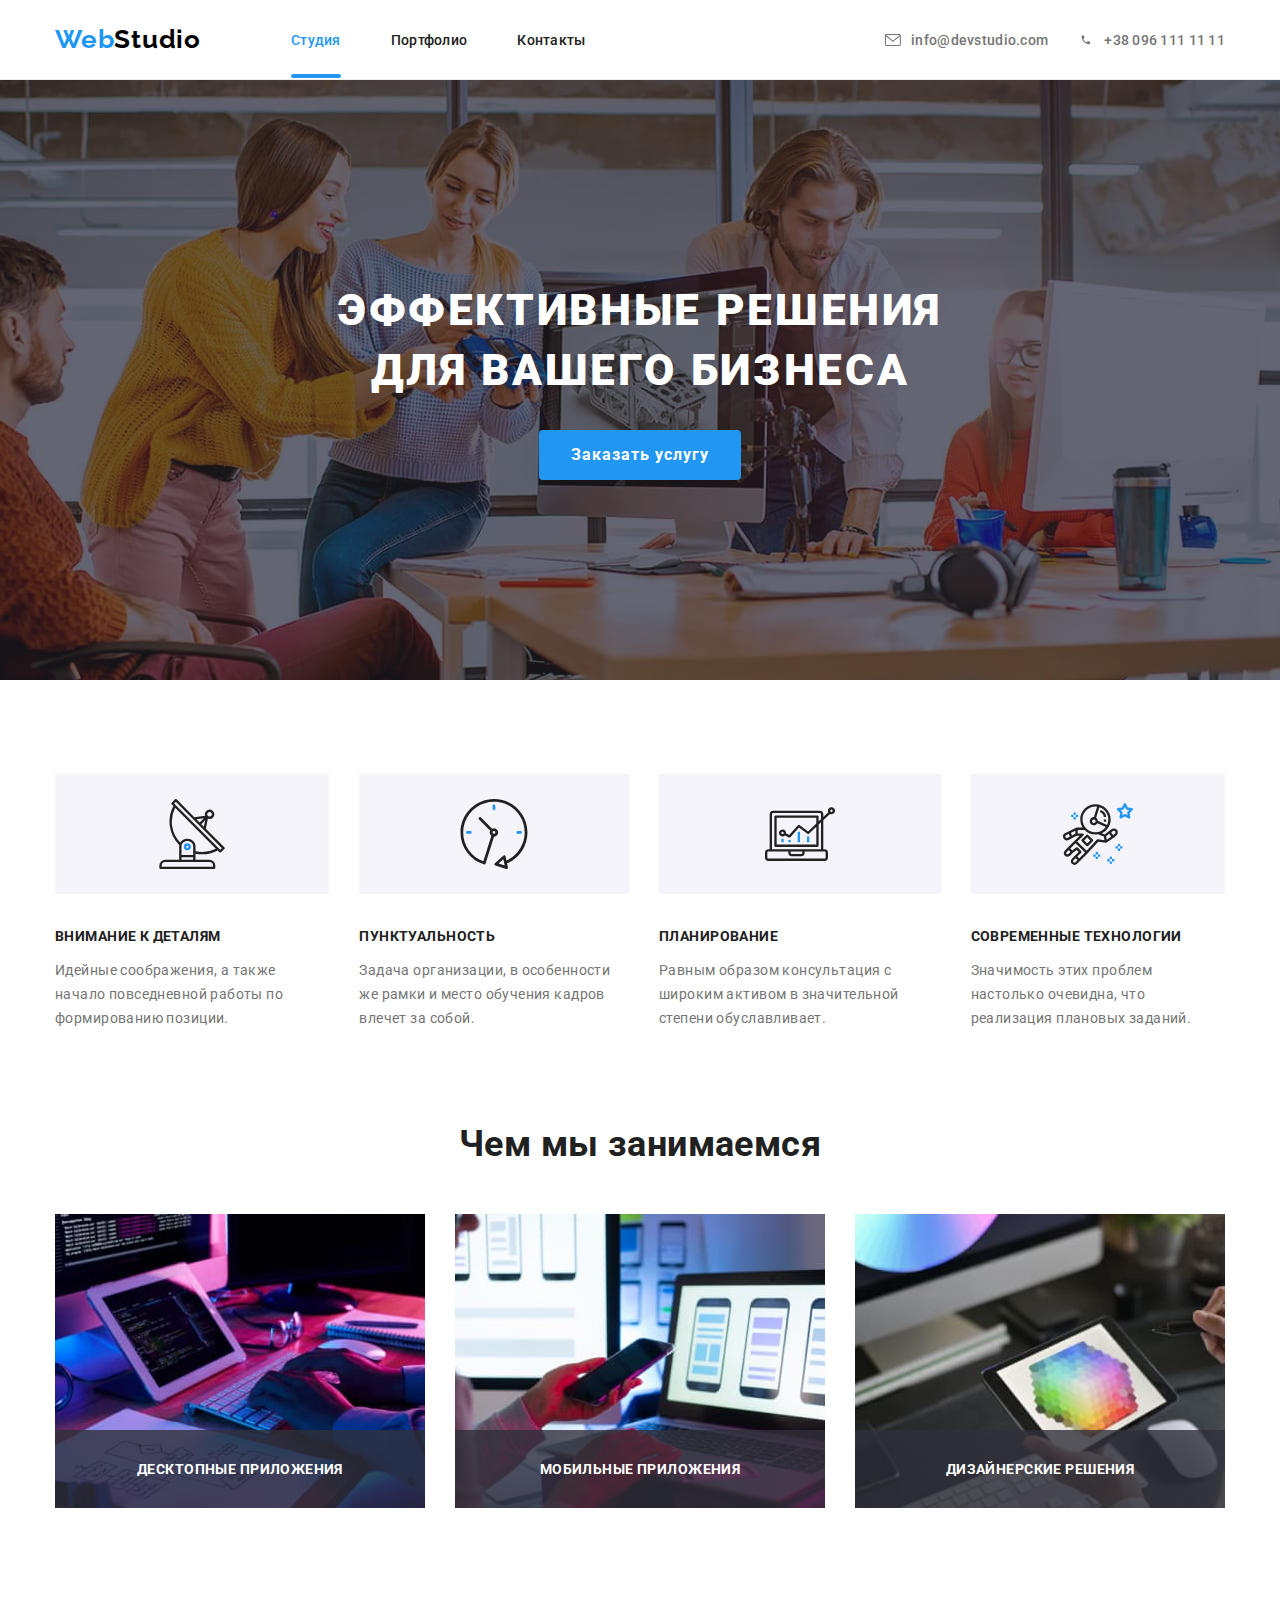
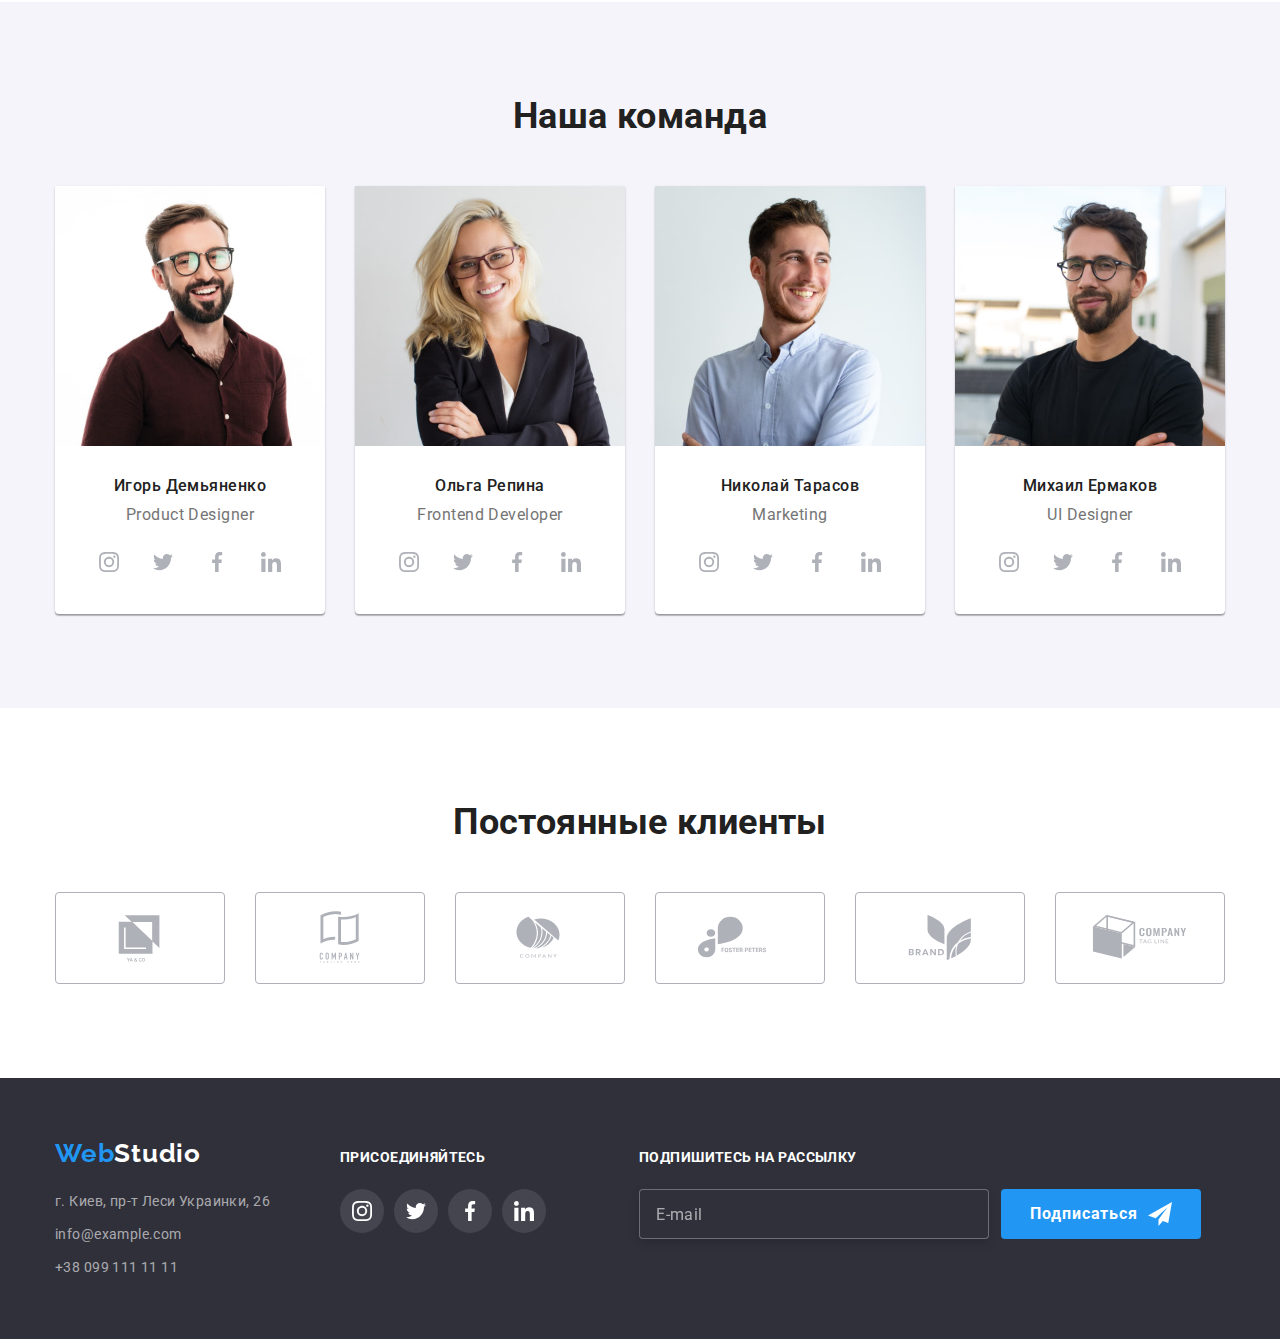
<file: index.html>
<!DOCTYPE html>
<html lang="ru">
<head>
    <meta charset="UTF-8">
    <meta http-equiv="X-UA-Compatible" content="IE=edge">
    <meta name="viewport" content="width=device-width, initial-scale=1.0">
    <title>WebStudio студия дизайна</title>
    <link rel="stylesheet" href="https://cdnjs.cloudflare.com/ajax/libs/modern-normalize/1.0.0/modern-normalize.min.css"/>
    <link href="https://fonts.googleapis.com/css2?family=Raleway:wght@700&family=Roboto:wght@400;500;700;900&display=swap"
        rel="stylesheet">
    <link rel="stylesheet" href="./css/main.min.css">
</head>
<body>
    
    <!--хедер-->
    <header class="header">
        <div class="header__container container">
       <nav class="navmenu"> 
           <a class="logo logo__header" lang="en" href="index.html">Web<span class="logo__header--dark">Studio</span></a>
            <ul class="navmenu__list list">
            <li class="navmenu__point"><a class="navmenu__link link link--current" href="index.html">Студия</a></li>
            <li class="navmenu__point"><a class="navmenu__link link" href="./portfolio.html">Портфолио</a></li>
            <li class="navmenu__point"><a class="navmenu__link link" href="">Контакты</a></li>
            </ul>
        </nav>
        <ul class="header__list list contact">
            <li class="header__point">
                <a class="header__link header__link--icon link" lang="en" href="mailto:info@devstudio.com" target="_blank" rel="noopener norefferal">
                <svg class="header__icon icon" width="16" height="12">
                    <use href="./images/sprite.svg#mail"></use>
                </svg>info@devstudio.com</a>
            </li>
            <li class="header__point">
                <a class="header__link header__link--icon link" href="tel:+380961111111" target="_blank" rel="noopener norefferal">
                <svg class="header__icon icon" width="16" height="12">
                    <use href="./images/sprite.svg#phone"></use>
                </svg>+38 096 111 11 11</a>
            </li>
        </ul>
        </div>
    </header>

    <!--уникальный контент-->
    <main>  

    <!-- баннер герой -->
    <section class="banner">
        <div class="container">
                 <h1 class="banner__title">Эффективные решения
                для вашего бизнеса</h1>
                <button class="banner__button button" type="button" data-modal-open>Заказать услугу</button>
        </div>
        </section>

<!-- Особенности -->
    <section class="features__section section ">
        <div class="container">
            <h2 class="visually-hidden">Особенности</h2>
            <ul class="features__list list ">
        <li class="features__point point"> 
            <div class="features__icon--box">
            <svg class="features__icon icon" width="70" height="70">
                <use href="./images/sprite.svg#antenna"></use>
            </svg>
            </div>
            <h3 class="features__title">Внимание к деталям</h3>
            <p  class="features__text">Идейные соображения, а также начало повседневной работы по формированию позиции.</p>
        </li>
        <li class="features__point point">
            <div class="features__icon--box">
            <svg class="features__icon icon" width="70" height="70">
                <use href="./images/sprite.svg#clock"></use>
            </svg>
            </div>
            <h3 class="features__title">Пунктуальность</h3>
            <p  class="features__text">Задача организации, в особенности же рамки и место обучения кадров влечет за собой.</p>
        </li>
        <li class="features__point point">
            <div class="features__icon--box">
            <svg class="features__icon icon" width="70" height="70">
                <use href="./images/sprite.svg#diagram"></use>
            </svg>
            </div>
            <h3 class="features__title">Планирование</h3>
            <p  class="features__text">Равным образом консультация с широким активом в значительной степени обуславливает.</p>
        </li>
        <li class="features__point point">
            <div class="features__icon--box">
            <svg class="features__icon icon" width="70" height="70">
                <use href="./images/sprite.svg#astronaut"></use>
            </svg>
            </div>
            <h3 class="features__title">Современные технологии</h3>
            <p  class="features__text">Значимость этих проблем настолько очевидна, что реализация плановых заданий.</p>
        </li>
            </ul>
        </div>
    </section>

<!-- Чем мы занимаемся -->
    <section class="section wedoing__section">
        <div class="container">
            <h2 class="wedoing__title title">Чем мы занимаемся</h2>
            <ul class="wedoing__list list">
                <li class="wedoing__point point">
                    <img src="./images/what-we-do/box-1.jpeg" alt="Работа на планшете" width="370" height="294">
                    <div class="wedoing__thumb">
                    <h3 class="wedoing__text-image">Десктопные приложения</h3>
                    </div>
                </li>
                <li class="wedoing__point point">
                    <img src="./images/what-we-do/box-2.jpeg" alt="Синхронизация ПК и смартфона" width="370" height="294">
                    <div class="wedoing__thumb">
                    <h3 class="wedoing__text-image">Мобильные приложения</h3>
                    </div>
                </li>
                <li class="wedoing__point point">
                    <img src="./images/what-we-do/box-3.jpeg" alt="Планшет" width="370" height="294">
                    <div class="wedoing__thumb">
                    <h3 class="wedoing__text-image">Дизайнерские решения</h3>
                    </div>  
                </li>
            </ul>
        </div>
    </section>

<!-- Наша команда -->
    <section class="team__section section">
        <div class="container">
        <h2 class="team__title title">Наша команда</h2>
        <ul class="team__list list">
            <li class="team__point point">
                <img class="image" src="./images/our-team/img-1.jpeg" alt="Игорь Демьяненко" width="270">
                <div class="team__box">
                <h3 class="team__title--box ">Игорь Демьяненко</h3>
                <p class="team__text text" lang="en">Product Designer</p>
                <ul class="team__list--sl list">
                    <li class="team__point--sl item">
                        <a class="team__icon-link link" href="https://www.instagram.com/" target="_blank" rel="noopener norefferel" aria-label="инстаграм">
                        <svg class="team__icon--sl icon" width="20" height="20">
                            <use href="./images/sprite.svg#instagram"></use>
                        </svg>
                        </a>
                    </li>
                    <li class="team__point--sl item">
                        <a class="team__icon-link link"  href="https://www.twitter.com/" target="_blank" rel="noopener norefferel" aria-label="твитер">
                        <svg class="team__icon--sl icon" width="20" height="20">
                            <use href="./images/sprite.svg#twitter"></use>
                        </svg>
                        </a>
                    </li>
                    <li class="team__point--sl item">
                        <a class="team__icon-link link" href="https://www.facebook.com/" target="_blank" rel="noopener norefferel" aria-label="фейсбук">
                        <svg class="team__icon--sl icon" width="20" height="20">
                            <use href="./images/sprite.svg#facebook"></use>
                        </svg>
                        </a>
                    </li>
                    <li class="team__point--sl item">
                        <a class="team__icon-link link"  href="https://www.linkedin.com/" target="_blank" rel="noopener norefferel" aria-label="линкедин">
                        <svg class="team__icon--sl icon" width="20" height="20">
                            <use href="./images/sprite.svg#linkedin"></use>
                        </svg>
                        </a>
                    </li>
                </ul>
                </div>
            </li>
            <li class="team__point point">
                <img class="image" src="./images/our-team/img-2.jpeg" alt="Ольга Репина" width="270">
                <div class="team__box">
                <h3 class="team__title--box">Ольга Репина</h3>
                <p class="team__text text" lang="en">Frontend Developer</p>
                <ul class="team__list--sl list">
                    <li class="team__point--sl item">
                        <a class="team__icon-link link"   href="https://www.instagram.com/" target="_blank" rel="noopener norefferel" aria-label="инстаграм">
                        <svg class="team__icon--sl icon" width="20" height="20">
                            <use href="./images/sprite.svg#instagram"></use>
                            </svg>
                        </a>
                    </li>
                    <li class="team__point--sl item">
                        <a class="team__icon-link link"   href="https://www.twitter.com/" target="_blank" rel="noopener norefferel" aria-label="твитер">
                        <svg class="team__icon--sl icon" width="20" height="20">
                            <use href="./images/sprite.svg#twitter"></use>
                        </svg>
                        </a>
                    </li>
                    <li class="team__point--sl item">
                        <a class="team__icon-link link"   href="https://www.facebook.com/" target="_blank" rel="noopener norefferel" aria-label="фейсбук">
                        <svg class="team__icon--sl icon" width="20" height="20">
                            <use href="./images/sprite.svg#facebook"></use>
                        </svg>
                        </a>
                    </li>
                    <li class="team__point--sl item">
                        <a class="team__icon-link link"   href="https://www.linkedin.com/" target="_blank" rel="noopener norefferel"  aria-label="линкедин">
                        <svg class="team__icon--sl icon" width="20" height="20">
                            <use href="./images/sprite.svg#linkedin"></use>
                        </svg>
                        </a>
                    </li>
                </ul>
                </div>
            </li>
            <li class="team__point point">
                <img class="image" src="./images/our-team/img-3.jpeg" alt="Николай Тарасов" width="270">
                <div class="team__box">
                <h3 class="team__title--box">Николай Тарасов</h3>
                <p class="team__text text" lang="en">Marketing</p>
                <ul class="team__list--sl list">
                    <li class="team__point--sl item">
                        <a class="team__icon-link link"  href="https://www.instagram.com/" target="_blank" rel="noopener norefferel" aria-label="инстаграм">
                        <svg class="team__icon--sl icon" width="20" height="20">
                            <use href="./images/sprite.svg#instagram"></use>
                        </svg>
                        </a>
                        </li>
                    <li class="team__point--sl item">
                        <a class="team__icon-link link"   href="https://www.twitter.com/" target="_blank" rel="noopener norefferel" aria-label="твитер">
                        <svg class="team__icon--sl icon" width="20" height="20">
                            <use href="./images/sprite.svg#twitter"></use>
                        </svg>
                        </a>
                    </li>
                    <li class="team__point--sl item">
                        <a class="team__icon-link link"   href="https://www.facebook.com/" target="_blank" rel="noopener norefferel" aria-label="фейсбук">
                        <svg class="team__icon--sl icon" width="20" height="20">
                            <use href="./images/sprite.svg#facebook"></use>
                        </svg>
                        </a>
                    </li>
                    <li class="team__point--sl item">
                        <a class="team__icon-link link"   href="https://www.linkedin.com/" target="_blank" rel="noopener norefferel" aria-label="линкедин">
                        <svg class="team__icon--sl icon" width="20" height="20">
                            <use href="./images/sprite.svg#linkedin"></use>
                        </svg>
                        </a>
                    </li>
                </ul>
                </div>
            </li>
            <li class="team__point point">
                <img class="image" src="./images/our-team/img-4.jpeg" alt="Михаил Ермаков" width="270">
                <div class="team__box">
                <h3 class="team__title--box">Михаил Ермаков</h3>
                <p class="team__text text" lang="en">UI Designer</p>
                <ul class="team__list--sl list">
                    <li class="team__point--sl item">
                        <a class="team__icon-link link" href="https://www.instagram.com/" target="_blank" rel="noopener norefferel" aria-label="инстаграм">
                        <svg class="team__icon--sl icon" width="20" height="20">
                            <use href="./images/sprite.svg#instagram"></use>
                        </svg>
                        </a>
                    </li>
                    <li class="team__point--sl item">
                        <a class="team__icon-link link"   href="https://www.twitter.com/" target="_blank" rel="noopener norefferel" aria-label="твитер">
                        <svg class="team__icon--sl icon" width="20" height="20">
                            <use href="./images/sprite.svg#twitter"></use>
                        </svg>
                        </a>
                    </li>
                    <li class="team__point--sl item">
                        <a class="team__icon-link link"   href="https://www.facebook.com/" target="_blank" rel="noopener norefferel" aria-label="фейсбук">
                        <svg class="team__icon--sl icon" width="20" height="20">
                            <use href="./images/sprite.svg#facebook"></use>
                        </svg>
                        </a>
                    </li>
                    <li class="team__point--sl item">
                        <a  class="team__icon-link link"  href="https://www.linkedin.com/" target="_blank" rel="noopener norefferel" aria-label="линкедин">
                        <svg class="team__icon--sl icon" width="20" height="20">
                            <use href="./images/sprite.svg#linkedin"></use>
                        </svg>
                        </a>
                    </li>
                </ul>
                </div>
            </li>
        </ul>
        </div>
    </section>

    <!-- Постоянные клиенты -->
    <section class="clients__section section">
        <div class="container">
            <h2 class="clients__title title">Постоянные клиенты</h2>
            <ul class="clients__list list">
                <li class="clients__point point">
                    <a class="clients__link link" href="/" target="_blank" rel="noopener norefferal" aria-label="лого партнера">
                        <svg class="clients__icon icon" width="106" height="60">
                            <use href="./images/sprite.svg#ya-and-co"></use>
                        </svg>
                    </a>
                </li>
                <li class="clients__point point">
                    <a class="clients__link link" href="/" target="_blank" rel="noopener norefferal" aria-label="лого партнера">
                        <svg class="clients__icon icon" width="106" height="60">
                            <use href="./images/sprite.svg#company-tagline-here"></use>
                        </svg>
                    </a>
                </li>
                <li class="clients__point point">
                    <a class="clients__link link" href="/" target="_blank" rel="noopener norefferal" aria-label="лого партнера">
                        <svg class="clients__icon icon" width="106" height="60">
                            <use href="./images/sprite.svg#company"></use>
                        </svg>
                    </a>
                </li>
                <li class="clients__point point">
                    <a class="clients__link link" href="/" target="_blank" rel="noopener norefferal" aria-label="лого партнера">
                        <svg class="clients__icon icon" width="106" height="60">
                            <use href="./images/sprite.svg#foster-peters"></use>
                        </svg>
                    </a>
                </li>
                <li class="clients__point point">
                    <a class="clients__link link" href="/" target="_blank" rel="noopener norefferal" aria-label="лого партнера">
                        <svg class="clients__icon icon" width="106" height="60">
                            <use href="./images/sprite.svg#brand"></use>
                        </svg>
                    </a>
                </li>
                <li class="clients__point point">
                    <a class="clients__link link" href="/" target="_blank" rel="noopener norefferal" aria-label="лого партнера">
                        <svg class="clients__icon icon" width="106" height="60">
                            <use href="./images/sprite.svg#company-tag-line"></use>
                        </svg>
                    </a>
                </li>
            </ul>
        </div>
    </section>

  </main>

    <!-- Подвал -->
    <footer class="footer">
        <div class="footer_container container">   
            <div class="footer__address">
            <a class="logo footer__logo" lang="en" href="/">Web<span class="logo footer__logo--light">Studio</span></a>
            <address class="footer__contacts">
                <ul class="footer___list contacts__list list">
                    <li class="footer___point contacts__list--point">
                        <a class="footer__link link" href="https://goo.gl/maps/Ta9KP2Tuc9y4ZhMA9" target="_blank"
                            rel="noopener noreferrer">
                            г. Киев, пр-т Леси Украинки, 26
                        </a>
                    </li>
                    <li class="footer___point contacts__list--point">
                        <a class="footer__link link" href="mailto:info@example.com" target="_blank" rel="noopener noreferrer">
                            info@example.com
                        </a>
                    </li>
                    <li class="footer___point contacts__list--point">
                        <a class="footer__link link" href="tel:+380991111111" target="_blank" rel="noopener noreferrer">
                            +38 099 111 11 11
                        </a>
                    </li>
                </ul>
            </address>
        </div>          
            <div class="footer__sl">
                <p class="footer__title">присоединяйтесь</p>
                <ul class="list footer__social-links">
                    <li class="footer__point point">
                        <a class="footer__link--icon link" href="https://www.instagram.com/" target="_blank" rel="noopener norefferel"  aria-label="инстаграм">
                        <svg class="footer__icon icon" width="20" height="20">
                            <use href="./images/sprite.svg#instagram"></use>
                        </svg>
                        </a>
                    </li>
                    <li class="footer__point point">
                        <a class="footer__link--icon footer__link link" href="https://www.twitter.com/" target="_blank" rel="noopener norefferel"  aria-label="твитер" >
                        <svg class="footer__icon icon" width="20" height="20">
                             <use href="./images/sprite.svg#twitter"></use>
                        </svg>
                        </a>
                    </li>
                    <li class="footer__point point">
                        <a class="footer__link--icon footer__link link" href="https://www.facebook.com/" target="_blank" rel="noopener norefferel" aria-label="фейсбук">
                        <svg class="footer__icon icon" width="20" height="20">
                            <use href="./images/sprite.svg#facebook"></use>
                        </svg>
                        </a>
                    </li>
                    <li class="footer__point point">
                        <a class="footer__link--icon footer__link link" href="https://www.linkedin.com/" target="_blank" rel="noopener norefferel" aria-label="линкедин">
                        <svg class="footer__icon icon" width="20" height="20">
                            <use href="./images/sprite.svg#linkedin"></use>
                        </svg>
                        </a>
                    </li>
                </ul>
            </div>
            <div class="footer__submail">
                <p class="footer__title">Подпишитесь на рассылку</p>
                    <form class="footer__form" > 
                        <input class="footer__input" type="email" name="mail" id="mail" placeholder="E-mail" required/>
                        <button class="button footer__button" type="submit">Подписаться</button>
                    </form>
            </div>
        </div>
    </footer>

    <!-- Модальное окно -->

    <div class="backdrop is-hidden" data-modal>
        <div class="modal">
            <button type="button" class="modal__button" data-modal-close>
            <svg class="modal__icon--close" width="11" height="11">
                <use href="./images/sprite.svg#close-block"></use>
            </svg>
            </button>
                <p class="modal__title">Оставьте свои данные, мы вам перезвоним</p>
                <form class="modal__form">
                    <div class="modal_field--name modal__field">
                        <label class="modal__label modal__label--name label" for="name">Имя</label>
                        <span class="modal__icon"> 
                            <svg width="18" height="18">
                                <use href="./images/sprite.svg#person"></use>
                            </svg>
                        </span>
                        <input class="modal__input" type="text" name="Имя" id="name" required/>
                    </div>
                    <div class="modal_field--phone modal__field">
                        <label class="modal__label modal__label--phone label" for="tel">Телефон</label>
                        <span class="modal__icon">
                            <svg width="18" height="18">
                                <use href="./images/sprite.svg#phone"></use>
                            </svg>
                        </span>
                        <input class="modal__input" type="tel" name="tel" id="tel" minlength="10" maxlength="13" required/>
                    </div>
                    <div class="modal_field--email modal__field">
                        <label class="modal__label modal__label--email label" for="email">Почта</label>
                        <span class="modal__icon">
                            <svg width="18" height="18">
                                <use href="./images/sprite.svg#envelope"></use>
                            </svg>
                        </span>
                        <input class="modal__input" type="email" name="email" id="email" required/>
                    </div>
                    <div class="modal_field--comment modal__field">
                        <label class="modal__label modal__label--comment label" for="comment">Комментарий</label>
                        <textarea class="modal__input modal__input--comment" name="comment" id="comment" placeholder="Введите текст"></textarea>
                    </div>
                        <label class="modal__label--policy modal__label label" for="policy">
                            <input class="modal__check visually-hidden" type="checkbox" name="policy" id="policy" />
                            <span class="modal__icon--check"></span>
                            <span class="modal__text">Соглашаюсь с рассылкой и принимаю
                            <a class="modal__link" href="/">Условия договора</a></span>
                        </label>
                    <button class="button__feedback  button" type="submit">Отправить</button>
                </form>
            </div>
        </div>
<script src="./js/modal.js"></script>

</body>
</html>
</file>
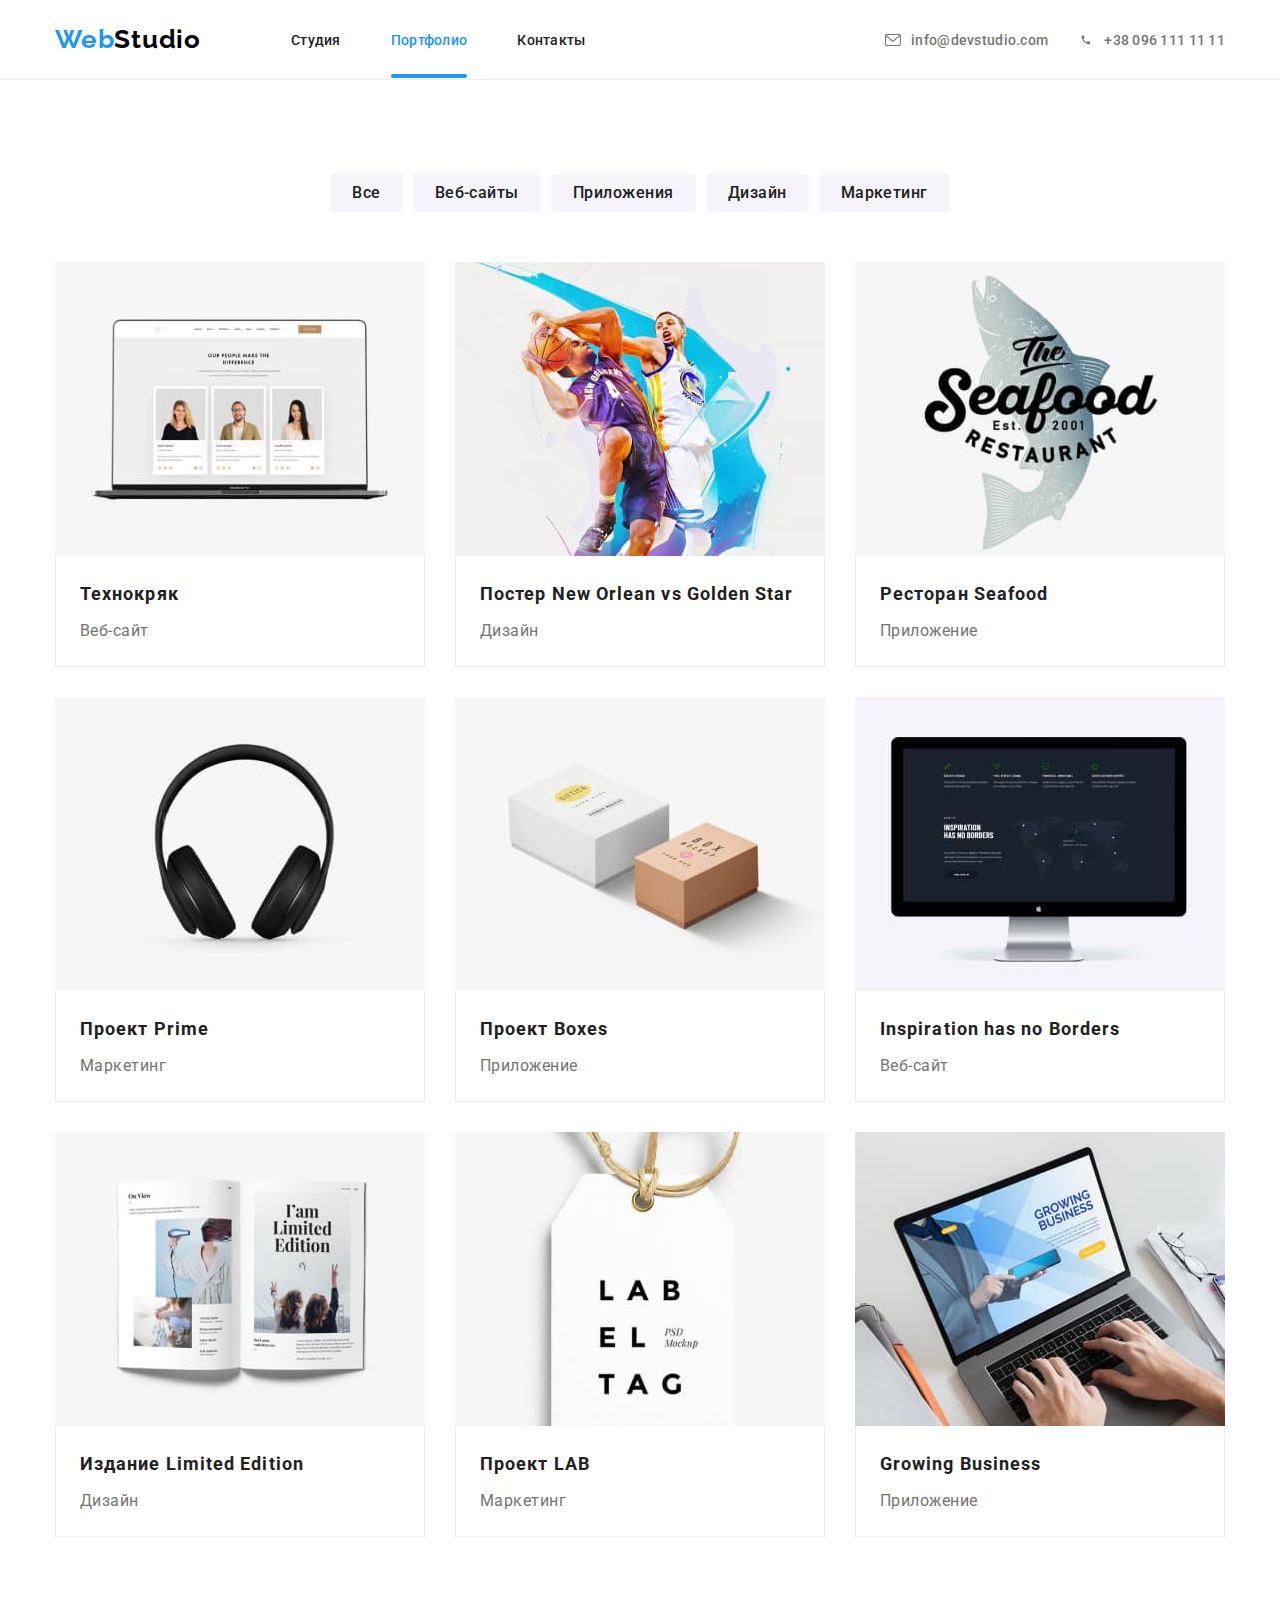
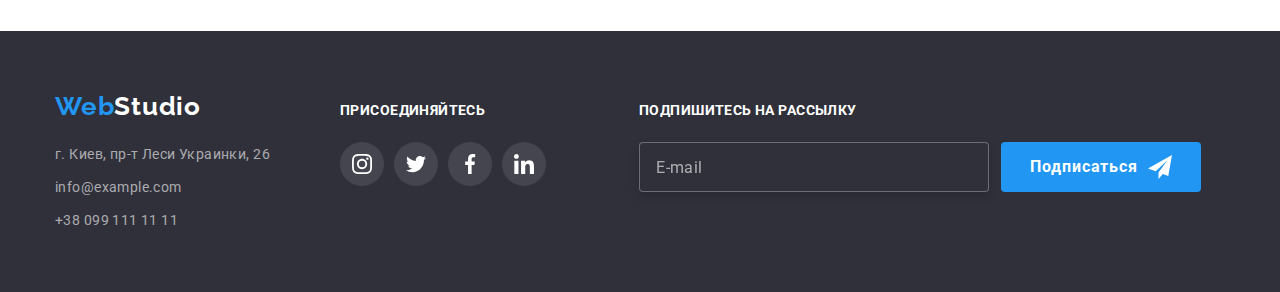
<file: portfolio.html>
<!DOCTYPE html>
<html lang="ru">

<head>
    <meta charset="UTF-8">
    <meta http-equiv="X-UA-Compatible" content="IE=edge">
    <meta name="viewport" content="width=device-width, initial-scale=1.0">
    <title>WebStudio Gallery</title>
    <link rel="stylesheet" href="https://cdnjs.cloudflare.com/ajax/libs/modern-normalize/1.0.0/modern-normalize.min.css"/>
    <link
        href="https://fonts.googleapis.com/css2?family=Raleway:wght@700&family=Roboto:wght@400;500;700;900&display=swap"
        rel="stylesheet">
    <link rel="stylesheet" href="./css/main.min.css">
</head>

<body>

    <!--хедер-->
    <header class="header">
        <div class="header__container container">
            <nav class="navmenu">
                <a class="logo logo__header" lang="en" href="index.html">Web<span
                        class="logo__header--dark">Studio</span></a>
                <ul class="navmenu__list list">
                    <li class="navmenu__point"><a class="navmenu__link link" href="index.html">Студия</a></li>
                    <li class="navmenu__point"><a class="navmenu__link link link--current" href="./portfolio.html">Портфолио</a></li>
                    <li class="navmenu__point"><a class="navmenu__link link" href="">Контакты</a></li>
                </ul>
            </nav>
            <ul class="header__list list contact">
                <li class="header__point">
                    <a class="header__link header__link--icon link" lang="en" href="mailto:info@devstudio.com"
                        target="_blank" rel="noopener norefferal">
                        <svg class="header__icon icon" width="16" height="12">
                            <use href="./images/sprite.svg#mail"></use>
                        </svg>info@devstudio.com</a>
                </li>
                <li class="header__point">
                    <a class="header__link header__link--icon link" href="tel:+380961111111" target="_blank"
                        rel="noopener norefferal">
                        <svg class="header__icon icon" width="16" height="12">
                            <use href="./images/sprite.svg#phone"></use>
                        </svg>+38 096 111 11 11</a>
                </li>
            </ul>
        </div>
    </header>




    <!--уникальный контент-->
    <main>
        <section class="container">
            <div class="portfolio__container">
                <h1 class="visually-hidden">Портфолио</h1>
                <ul class="filtrs__list list">
                    <li class="filtrs__point">
                        <button class="filtrs__link link current" type="button">Все</button></li>
                    <li class="filtrs__point">
                        <button class="filtrs__link link" type="button">Веб-сайты</button></li>
                    <li class="filtrs__point">
                        <button class="filtrs__link link" type="button">Приложения</button></li>
                    <li class="filtrs__point">
                        <button class="filtrs__link link" type="button">Дизайн</button></li>
                    <li class="filtrs__point">
                        <button class="filtrs__link link" type="button">Маркетинг</button></li>
                </ul>
                <ul class="list portfolio__list">
                    <li class="portfolio__point">
                            <a class="portfolio__list--link link" href="#" target="_blank" rel="noopener norefferal">
                                <div class="portfolio__img--overlay">
                                    <img class="portfolio__image image" src="./images/portfolio/technokryac.jpeg" alt="Технокряк" width=370 height="294">                            
                                    <div class="portfolio__overlay">
                                        <p class="portfolio__text--overlay">Технокряк это современная площадка распространения коронавируса.Компании используют эту платформу для цифрового шпионажа и атак на защищённые сервера конкурентов.</p>
                                    </div>
                                </div>
                                <div class="portfolio__caption">
                                    <h2 class="portfolio__title">Технокряк</h2>
                                    <p class="portfolio__text">Веб-сайт</p>
                                </div>
                            </a>
                    </li>
                    <li class="portfolio__point">
                            <a class="portfolio__list--link link" href="#" target="_blank" rel="noopener norefferal">
                            <div class="portfolio__img--overlay">
                                <img class="portfolio__image image" src="./images/portfolio/new-orlean.jpeg" alt="Новый Орлен постер" width=370 height="294">
                                <div class="portfolio__overlay">
                                    <p class="portfolio__text--overlay">Технокряк это современная площадка распространения коронавируса. Компании используют эту платформу для цифрового шпионажа и атак на защищённые сервера конкурентов.</p>
                                </div>
                            </div>
                            <div class="portfolio__caption">
                                <h2 class="portfolio__title">Постер <span lang="en">New Orlean vs Golden Star</span></h2>
                                <p class="portfolio__text">Дизайн</p>
                            </div>
                            </a>
                    </li>
                    <li class="portfolio__point">
                            <a class="portfolio__list--link link" href="#" target="_blank" rel="noopener norefferal">     
                            <div class="portfolio__img--overlay">
                                <img class="portfolio__image image" src="./images/portfolio/seafood.jpeg" alt="Морская еда" width=370 height="294">
                                <div class="portfolio__overlay">
                                    <p class="portfolio__text--overlay">Технокряк это современная площадка распространения коронавируса. Компании используют эту платформу для цифрового шпионажа и атак на защищённые сервера конкурентов.</p>
                                </div>
                            </div>
                            <div class="portfolio__caption">
                                <h2 class="portfolio__title">Ресторан <span lang="en">Seafood</span></h2>
                                <p class="portfolio__text">Приложение</p>
                            </div>
                            </a>
                    </li>
                    <li class="portfolio__point">
                            <a class="portfolio__list--link link" href="#" target="_blank" rel="noopener norefferal">     
                            <div class="portfolio__img--overlay">
                                <img class="portfolio__image image" src="./images/portfolio/prime.jpeg" alt="Первый" width=370 height="294">
                                <div class="portfolio__overlay">
                                    <p class="portfolio__text--overlay">Технокряк это современная площадка распространения коронавируса. Компании используют эту платформу для цифрового шпионажа и атак на защищённые сервера конкурентов.</p>
                                </div>
                            </div>
                            <div class="portfolio__caption">
                                <h2 class="portfolio__title">Проект <span lang="en">Prime</span></h2>
                                <p class="portfolio__text">Маркетинг</p>
                            </div>
                            </a>
                    </li>
                    <li class="portfolio__point">
                            <a class="portfolio__list--link link" href="#" target="_blank" rel="noopener norefferal"> 
                            <div class="portfolio__img--overlay">
                                <img class="portfolio__image image" src="./images/portfolio/boxes.jpeg" alt="Коробки" width=370 height="294">
                                <div class="portfolio__overlay">
                                    <p class="portfolio__text--overlay">Технокряк это современная площадка распространения коронавируса. Компании используют эту платформу для цифрового шпионажа и атак на защищённые сервера конкурентов.</p>
                                </div>
                            </div>
                            <div class="portfolio__caption">
                                <h2 class="portfolio__title">Проект <span lang="en">Boxes</span></h2>
                                <p class="portfolio__text">Приложение</p>
                            </div>
                            </a>
                    </li>
                    <li class="portfolio__point">
                            <a class="portfolio__list--link link" href="#" target="_blank" rel="noopener norefferal">
                            <div class="portfolio__img--overlay">
                                <img class="portfolio__image image" src="./images/portfolio/no-borders.jpeg" alt="Вдохновение не имеет границ" width=370 height="294">
                                <div class="portfolio__overlay">
                                    <p class="portfolio__text--overlay">Технокряк это современная площадка распространения коронавируса. Компании используют эту платформу для цифрового шпионажа и атак на защищённые сервера конкурентов.</p>
                                </div>
                            </div>    
                            <div class="portfolio__caption">
                                <h2 class="portfolio__title"><span lang="en">Inspiration has no Borders</span></h2>
                                <p class="portfolio__text">Веб-сайт</p>
                            </div>
                            </a>
                    </li>
                    <li class="portfolio__point">
                            <a class="portfolio__list--link link" href="#" target="_blank" rel="noopener norefferal">      
                            <div class="portfolio__img--overlay">
                                <img class="portfolio__image image" src="./images/portfolio/lmt-edition.jpeg" alt="Ограниченный выпуск" width=370 height="294">
                                <div class="portfolio__overlay">
                                    <p class="portfolio__text--overlay">Технокряк это современная площадка распространения коронавируса. Компании используют эту платформу для цифрового шпионажа и атак на защищённые сервера конкурентов.</p>
                                </div>
                            </div>
                            <div class="portfolio__caption">
                                <h2 class="portfolio__title">Издание <span lang="en">Limited Edition</span></h2>
                                <p class="portfolio__text">Дизайн</p>
                            </div>
                            </a>
                    </li>
                    <li class="portfolio__point">
                            <a class="portfolio__list--link link" href="" target="_blank" rel="noopener norefferal">  
                            <div class="portfolio__img--overlay">
                                <img class="portfolio__image image" src="./images/portfolio/lab.jpeg" alt="ЛАБ" width=370 height="294">
                                <div class="portfolio__overlay">
                                    <p class="portfolio__text--overlay">Технокряк это современная площадка распространения коронавируса. Компании используют эту платформу для цифрового шпионажа и атак на защищённые сервера конкурентов.</p>
                                </div>
                            </div>
                            <div class="portfolio__caption">
                                <h2 class="portfolio__title">Проект <span lang="en">LAB</span></h2>
                                <p class="portfolio__text">Маркетинг</p>
                            </div>
                        </a>
                    </li>
                    <li class="portfolio__point">
                            <a class="portfolio__list--link link" href="" target="_blank" rel="noopener norefferal"> 
                            <div class="portfolio__img--overlay">
                                <img class="portfolio__image image" src="./images/portfolio/grow-bus.jpeg" alt="Рост бизнеса" width=370 height="294">
                                <div class="portfolio__overlay">
                                    <p class="portfolio__text--overlay">Технокряк это современная площадка распространения коронавируса. Компании используют эту платформу для цифрового шпионажа и атак на защищённые сервера конкурентов.</p>
                                </div>
                            </div>    
                            <div class="portfolio__caption">
                                <h2 class="portfolio__title"><span lang="en">Growing Business</span></h2>
                                <p class="portfolio__text">Приложение</p>
                            </div>
                        </a>
                    </li>
                </ul>
            </div>
        </section>
    </main>

    <!-- Подвал -->
    <footer class="footer">
        <div class="footer_container container">
            <div class="footer__address">
                <a class="logo footer__logo" lang="en" href="/">Web<span class="logo footer__logo--light">Studio</span></a>
                <address class="footer__contacts">
                    <ul class="footer___list contacts__list list">
                        <li class="footer___point contacts__list--point">
                            <a class="footer__link link" href="https://goo.gl/maps/Ta9KP2Tuc9y4ZhMA9" target="_blank"
                                rel="noopener noreferrer">
                                г. Киев, пр-т Леси Украинки, 26
                            </a>
                        </li>
                        <li class="footer___point contacts__list--point">
                            <a class="footer__link link" href="mailto:info@example.com" target="_blank"
                                rel="noopener noreferrer">
                                info@example.com
                            </a>
                        </li>
                        <li class="footer___point contacts__list--point">
                            <a class="footer__link link" href="tel:+380991111111" target="_blank" rel="noopener noreferrer">
                                +38 099 111 11 11
                            </a>
                        </li>
                    </ul>
                </address>
            </div>
            <div class="footer__sl">
                <p class="footer__title">присоединяйтесь</p>
                <ul class="list footer__social-links">
                    <li class="footer__point point">
                        <a class="footer__link--icon link" href="https://www.instagram.com/" target="_blank"
                            rel="noopener norefferel" aria-label="инстаграм">
                            <svg class="footer__icon icon" width="20" height="20">
                                <use href="./images/sprite.svg#instagram"></use>
                            </svg>
                        </a>
                    </li>
                    <li class="footer__point point">
                        <a class="footer__link--icon footer__link link" href="https://www.twitter.com/" target="_blank"
                            rel="noopener norefferel" aria-label="твитер">
                            <svg class="footer__icon icon" width="20" height="20">
                                <use href="./images/sprite.svg#twitter"></use>
                            </svg>
                        </a>
                    </li>
                    <li class="footer__point point">
                        <a class="footer__link--icon footer__link link" href="https://www.facebook.com/" target="_blank"
                            rel="noopener norefferel" aria-label="фейсбук">
                            <svg class="footer__icon icon" width="20" height="20">
                                <use href="./images/sprite.svg#facebook"></use>
                            </svg>
                        </a>
                    </li>
                    <li class="footer__point point">
                        <a class="footer__link--icon footer__link link" href="https://www.linkedin.com/" target="_blank"
                            rel="noopener norefferel" aria-label="линкедин">
                            <svg class="footer__icon icon" width="20" height="20">
                                <use href="./images/sprite.svg#linkedin"></use>
                            </svg>
                        </a>
                    </li>
                </ul>
            </div>
            <div class="footer__submail">
                <p class="footer__title">Подпишитесь на рассылку</p>
                <form class="footer__form">
                    <input class="footer__input" type="email" name="mail" id="mail" placeholder="E-mail" required />
                    <button class="button footer__button" type="submit">Подписаться</button>
                </form>
            </div>
        </div>
    </footer>

</body>
</file>
<file: css/main.min.css>
body{font-family:"Roboto",sans-serif,arial;font-style:normal;font-weight:400;font-size:14px;line-height:1.7142857143;letter-spacing:.03em;color:#757575;background-color:#fff}.link,.street,.logo,address{text-decoration:none;color:inherit;font-family:"Roboto",sans-serif,arial;font-style:inherit;margin:0;padding:0}.list{display:flex;align-items:center;list-style:none;padding:0;margin:0}.button,.link{display:block;cursor:pointer}img{display:block;max-width:100%;height:auto}ul,h1,h2,h3,h4,h5,h6,p{padding:0;margin:0}.visually-hidden{position:absolute;width:1px;height:1px;margin:-1px;border:0;padding:0;white-space:nowrap;clip-path:inset(100%);clip:rect(0 0 0 0);overflow:hidden}.container{width:1200px;margin:auto;padding-left:15px;padding-right:15px}.section{padding-top:94px;padding-bottom:94px}.point:not(:last-child){margin-right:30px}.title{margin-bottom:50px;text-align:center;font-weight:bold;font-size:36px;line-height:1.1111111111;color:#212121}.header{border-bottom:1px solid #ececec}.header__container{display:flex;justify-content:center}.navmenu{display:flex}.navmenu__list{margin-left:90px}.navmenu__point:not(:last-child){margin-right:50px}.navmenu__link{position:relative;display:block;transition:color 250ms cubic-bezier(0.4, 0, 0.2, 1);padding-top:30px;padding-bottom:30px;font-style:normal;font-weight:500;font-size:14px;line-height:1.1428571429;letter-spacing:.02em;color:#212121}.header__list{margin-left:auto}.header__point{font-style:normal;font-weight:500;font-size:14px;line-height:1.1428571429;letter-spacing:.02em}.header__point:not(:last-child){margin-right:30px}.header__link:focus,.header__link:hover,.navmenu__link:focus,.navmenu__link:hover{color:#2196f3}.header__icon{margin-right:10px;fill:#757575;transition:fill 250ms cubic-bezier(0.4, 0, 0.2, 1)}.header__link--icon:hover .header__icon,.header__link--icon:focus .header__icon{fill:#2196f3}.header__link--icon{display:flex;align-items:center;transition:color 250ms cubic-bezier(0.4, 0, 0.2, 1)}.link--current{color:#2196f3}.link--current::after{content:"";position:absolute;bottom:0;display:block;width:100%;height:4px;background-color:#2196f3;border-radius:2px}.footer{background-color:#2f303a;padding-top:60px;padding-bottom:60px}.footer_container{display:flex;align-items:baseline}.footer__contacts{margin-top:20px}.contacts__list--point:not(:last-child){margin-bottom:9px}.footer___list{display:block;color:#fff;transition:color 250ms cubic-bezier(0.4, 0, 0.2, 1);color:rgba(255,255,255,.6)}.footer__link:hover,.footer__link:active,.footer__link:focus{color:#2196f3}.footer__sl{margin-left:70px}.footer__title{font-style:normal;font-weight:bold;font-size:14px;line-height:1.7142857143;letter-spacing:.03em;text-transform:uppercase;color:#fff}.footer__social-links{display:flex;align-items:center;justify-content:center;margin-top:20px}.footer__point:not(:last-child){margin-right:10px}.footer__icon{fill:#fff}.footer__link--icon{display:flex;align-items:center;justify-content:center;width:44px;height:44px;border-radius:50%;background-color:rgba(255,255,255,.1);transition:background-color 250ms cubic-bezier(0.4, 0, 0.2, 1)}.footer__link--icon:hover,.footer__link--icon:focus{background-color:#2196f3}.footer__submail{margin-left:93px}.footer__form{display:flex;min-width:570px;margin-top:20px}.footer__input{display:flex;min-width:350px;height:50px;padding-left:16px;margin-right:12px;border:1px solid rgba(255,255,255,.3);border-radius:4px;filter:drop-shadow(0px 4px 4px rgba(0, 0, 0, 0.15));font-family:"Roboto",sans-serif,arial;font-style:normal;font-weight:400;font-size:16px;line-height:1.25;letter-spacing:.03em;background:#2f303a;color:rgba(255,255,255,.6)}.footer__input::placeholder{background:#2f303a;color:rgba(255,255,255,.6)}.footer__button{display:flex;align-items:center;justify-content:center;width:200px;height:50px;background:#2196f3;border-radius:4px;border-color:transparent;font-style:normal;font-weight:bold;font-size:16px;line-height:1.875;letter-spacing:.06em;text-align:center;color:#fff}.footer__button::after{content:"";display:block;transition:background-color 250ms cubic-bezier(0.4, 0, 0.2, 1);width:24px;height:24px;margin-left:10px;background-image:url("../images/send.svg");background-repeat:no-repeat;background-size:auto;background-position:center}.footer__button:hover,.footer__button:focus{background-color:#188ce8}.logo{padding-top:24px;padding-bottom:24px;font-family:Raleway;font-style:normal;font-weight:bold;font-size:26px;line-height:1.1923076923;letter-spacing:.03em;color:#2196f3}.logo__header--dark{color:#000}.footer__logo{color:#2196f3;padding:0}.footer__logo--light{color:#fff}.banner{padding-top:200px;padding-bottom:200px;margin-left:auto;margin-right:auto;max-width:1600px;min-height:600px;background-image:linear-gradient(to right, rgba(47, 48, 58, 0.4), rgba(47, 48, 58, 0.4)),url("../images/backgrounds/hero.jpeg");background-repeat:no-repeat;background-size:cover;background-position:center}.banner__title{margin:auto;text-align:center;width:696px;font-style:normal;font-weight:900;font-size:44px;line-height:1.3636363636;letter-spacing:.06em;text-transform:uppercase;color:#fff}.banner__button{display:block;transition:box-shadow 250ms cubic-bezier(0.4, 0, 0.2, 1),background-color 250ms cubic-bezier(0.4, 0, 0.2, 1);height:50px;margin:30px auto 0;padding:10px 32px;font-family:"Roboto",sans-serif,arial;font-style:normal;font-weight:bold;font-size:16px;line-height:1.875;letter-spacing:.06em;color:#fff;background-color:#2196f3;border-radius:4px;border:transparent}.banner__button:hover,.banner__button:focus{background-color:#188ce8}.features .point{width:270px}.features__icon--box{display:flex;align-items:center;justify-content:center;margin-bottom:30px;min-height:120px;background-color:#f5f4fa}.features__icon{display:flex}.features__title{margin-bottom:10px;text-align:left;font-style:normal;font-weight:bold;font-size:14px;line-height:1.7142857143;letter-spacing:.03em;text-transform:uppercase;color:#212121}.wedoing__section{padding-top:0}.wedoing__point{position:relative}.wedoing__thumb{position:absolute;bottom:0;width:100%;padding:27px;background:rgba(47,48,58,.8)}.wedoing__text-image{font-style:normal;font-weight:700;font-size:14px;line-height:1.7142857143;letter-spacing:.03em;text-align:center;text-transform:uppercase;color:#fff}.team__section{background-color:#f5f4fa}.team__point{background-color:#fff;border-radius:0px 0px 4px 4px;box-shadow:0px 1px 3px rgba(0,0,0,.12),0px 1px 1px rgba(0,0,0,.14),0px 2px 1px rgba(0,0,0,.2)}.team__box{padding-top:30px;padding-bottom:30px}.team__title--box{text-align:center;font-style:normal;font-weight:500;font-size:16px;line-height:1.1875;letter-spacing:.03em;color:#212121}.team__text{margin-top:10px;text-align:center;font-style:normal;font-weight:400;font-size:16px;line-height:1.1875;letter-spacing:.03em;color:#757575}.team__box{padding-left:32px;padding-right:32px}.team__list--sl{margin-top:16px}.team__point--sl:not(:first-child){margin-left:10px}.team__icon-link{display:flex;align-items:center;justify-content:center;transition:background-color 250ms cubic-bezier(0.4, 0, 0.2, 1);width:44px;height:44px;border-radius:50%}.team__icon-link:hover,.team__icon-link:focus{background-color:#2196f3}.team__icon--sl{fill:#afb1b8;transition:fill 250ms cubic-bezier(0.4, 0, 0.2, 1)}.team__icon--sl:focus,.team__icon--sl:hover{fill:#fff}.team__icon-link:hover .team__icon--sl,.team__icon-link:focus .team__icon--sl{fill:#fff}.clients__list{display:flex;justify-content:space-around;width:1170px}.clients__point:not(:last-child){margin-right:30px}.clients__link{display:flex;align-items:center;justify-content:center;transition:border-color 250ms cubic-bezier(0.4, 0, 0.2, 1);height:92px;width:170px;border:1px solid #afb1b8;border-radius:4px;color:#afb1b8}.clients__link:hover,.clients__link:focus{border-color:#2196f3}.clients__icon{fill:#afb1b8;transition:fill 250ms cubic-bezier(0.4, 0, 0.2, 1)}.clients__link:hover .clients__icon,.clients__link:focus .clients__icon{fill:#2196f3}.portfolio__container{padding-top:94px;padding-bottom:94px}.filtrs__list{display:flex;justify-content:center;margin-bottom:50px}.filtrs__point:not(:last-child){margin-right:10px}.filtrs__link{transition:background-color 250ms cubic-bezier(0.4, 0, 0.2, 1),box-shadow 250ms cubic-bezier(0.4, 0, 0.2, 1),color 250ms cubic-bezier(0.4, 0, 0.2, 1);padding:6px 22px;background:#f5f4fa;border-radius:4px;border:transparent;font-style:normal;font-weight:500;font-size:16px;line-height:1.625;letter-spacing:.03em;color:#212121}.filtrs__link:active,.filtrs__link:focus,.filtrs__link:hover{background-color:#2196f3;color:#fff;box-shadow:0px 3px 1px rgba(0,0,0,.1),0px 1px 2px rgba(0,0,0,.08),0px 2px 2px rgba(0,0,0,.12)}.portfolio__list{display:grid;grid-template-columns:repeat(3, 1fr);gap:30px}.portfolio__point{width:370px;background-color:#fff;transition:box-shadow 250ms cubic-bezier(0.4, 0, 0.2, 1)}.portfolio__point:hover,.portfolio__point:focus{box-shadow:0px 1px 1px rgba(0,0,0,.12),0px 4px 4px rgba(0,0,0,.06),1px 4px 6px rgba(0,0,0,.16)}.portfolio__img--overlay{position:relative;overflow:hidden;width:370px;height:294px}.portfolio__overlay{position:absolute;top:0;left:0;transform:translateY(100%);transition:transform 250ms cubic-bezier(0.4, 0, 0.2, 1);width:100%;height:100%;padding:63px 24px;background-color:rgba(33,150,243,.9);opacity:0}.portfolio__point:hover .portfolio__overlay,.portfolio__point:focus .portfolio__overlay{transform:translateY(0%);opacity:1}.portfolio__text--overlay{font-style:normal;font-weight:400;font-size:18px;line-height:1.5555555556;letter-spacing:.03em;color:#fff}.portfolio__title{font-style:normal;font-weight:bold;font-size:18px;line-height:2;letter-spacing:.06em;color:#212121}.portfolio__text{margin-top:4px;font-style:normal;font-weight:400;font-size:16px;line-height:1.875;letter-spacing:.03em;color:#757575}.portfolio__caption{padding-top:20px;padding-left:24px;padding-bottom:20px;padding-right:24px;border-left:1px solid #eee;border-right:1px solid #eee;border-bottom:1px solid #eee}.backdrop{position:fixed;top:0;left:0;width:100%;height:100%;background-color:rgba(0,0,0,.2);opacity:1;transition:opacity 250ms cubic-bezier(0.4, 0, 0.2, 1)}.backdrop.is-hidden{opacity:0;pointer-events:none}.backdrop.is-hidden .modal{transform:translate(-50%, -50%) scale(0.9)}.modal{position:absolute;top:50%;left:50%;transform:translate(-50%, -50%) scale(1);transition:transform 250ms cubic-bezier(0.4, 0, 0.2, 1);width:530px;padding:8px;background-color:#fff}.modal__button{display:flex;align-items:center;justify-content:center;margin-left:auto;padding:8px;width:30px;height:30px;background-color:#fff;border:1px solid rgba(0,0,0,.1);border-radius:50%}.modal__icon--close{transition:fill 250ms cubic-bezier(0.4, 0, 0.2, 1);width:11px;height:11px;fill:#000}.modal__button:hover .modal__icon--close,.modal__button:focus .modal__icon--close{fill:#2196f3}.modal__icon:hover,.modal__icon:focus{fill:#2196f3}.modal__form{padding-left:32px;padding-right:32px;padding-bottom:32px}.modal__field{position:relative;display:flex;flex-direction:column;margin-bottom:10px}.modal__title{margin-bottom:12px;width:100%;font-style:normal;font-weight:bold;font-size:20px;line-height:1.15;letter-spacing:.03em;text-align:center;color:#212121}.modal__label{font-style:normal;font-weight:400;font-size:12px;line-height:1.25;letter-spacing:.01em;color:#757575}.modal__input{transition:border 250ms cubic-bezier(0.4, 0, 0.2, 1);padding-left:40px;padding-top:10px;padding-bottom:10px;height:40px;border:1px solid rgba(33,33,33,.2);box-sizing:border-box;border-radius:4px;outline:none;font-style:normal;font-weight:400;font-size:12px;line-height:1.1666666667;letter-spacing:.01em;color:rgba(117,117,117,.5);cursor:pointer}.modal__input:hover{border:1px solid #2196f3}.modal__input--comment{display:block;resize:none;padding-left:16px;margin-bottom:0;height:120px;color:#757575}.modal__label--policy{display:flex;align-items:center;justify-content:center;margin-top:20px;font-style:normal;font-weight:400;font-size:14px;line-height:1.7142857143;letter-spacing:.03em;color:#757575}.modal__link{display:inline-block;color:#2196f3;text-decoration:underline}.modal__icon--check{transition:border 250ms cubic-bezier(0.4, 0, 0.2, 1),background-color 250ms cubic-bezier(0.4, 0, 0.2, 1),background-image 250ms cubic-bezier(0.4, 0, 0.2, 1);display:flex;align-items:center;justify-content:center;width:16px;height:15px;margin-right:8px;border:2px solid #212121;border-radius:4px}.modal__check:checked+.modal__icon--check{border:transparent;background-color:#2196f3;background-image:url("../images/icon-check.svg");background-repeat:no-repeat}.button__feedback{display:flex;align-items:center;justify-content:center;transition:box-shadow 250ms cubic-bezier(0.4, 0, 0.2, 1),background-color 250ms cubic-bezier(0.4, 0, 0.2, 1);width:200px;height:50px;margin-left:auto;margin-right:auto;margin-top:30px;background-color:#2196f3;border-color:transparent;border-radius:4px;font-style:normal;font-weight:bold;font-size:16px;line-height:1.875;letter-spacing:.06em;color:#fff}.button__feedback:hover,.button__feedback:focus{box-shadow:0px 4px 4px rgba(0,0,0,.15);background-color:#188ce8}.modal__icon{position:absolute;transition:fill 250ms cubic-bezier(0.4, 0, 0.2, 1);left:12px;top:5px;transform:translateY(100%);fill:#212121}.modal__field:hover .modal__icon{fill:#2196f3}/*# sourceMappingURL=main.min.css.map */
</file>
